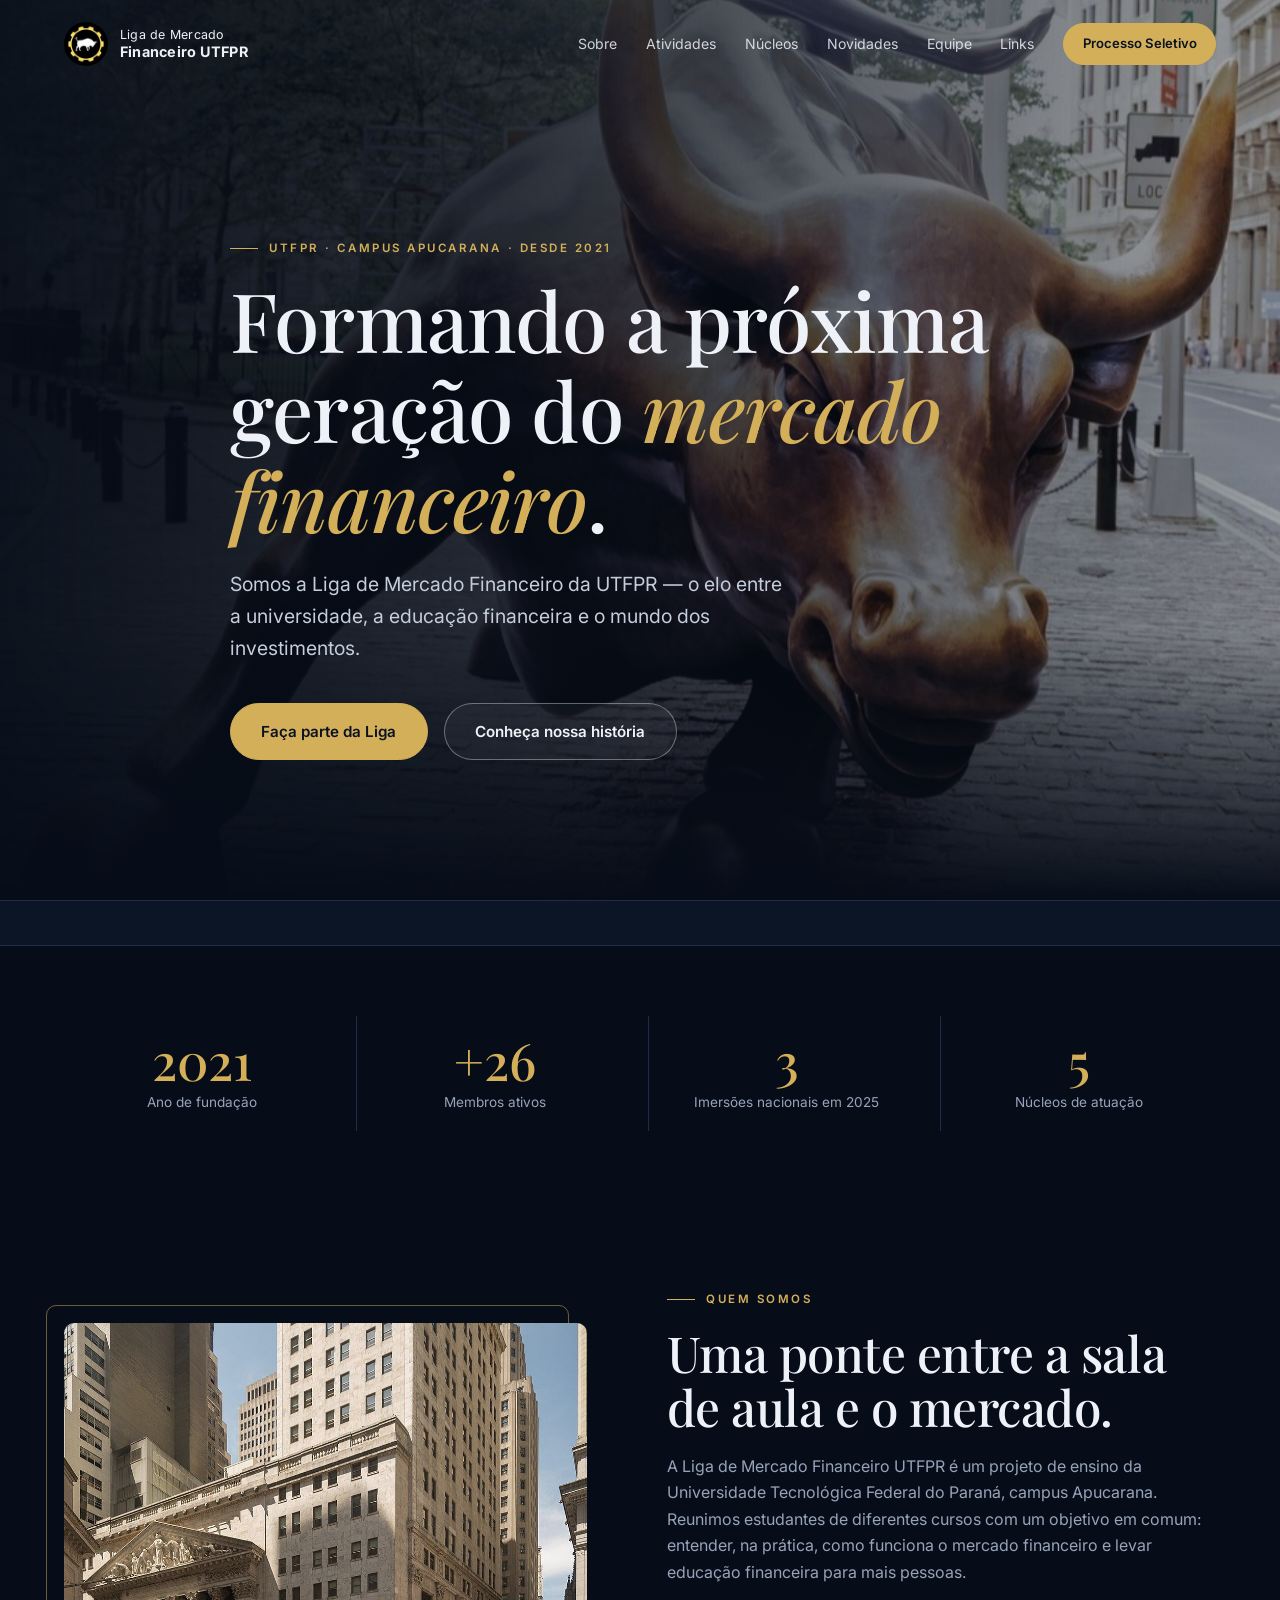
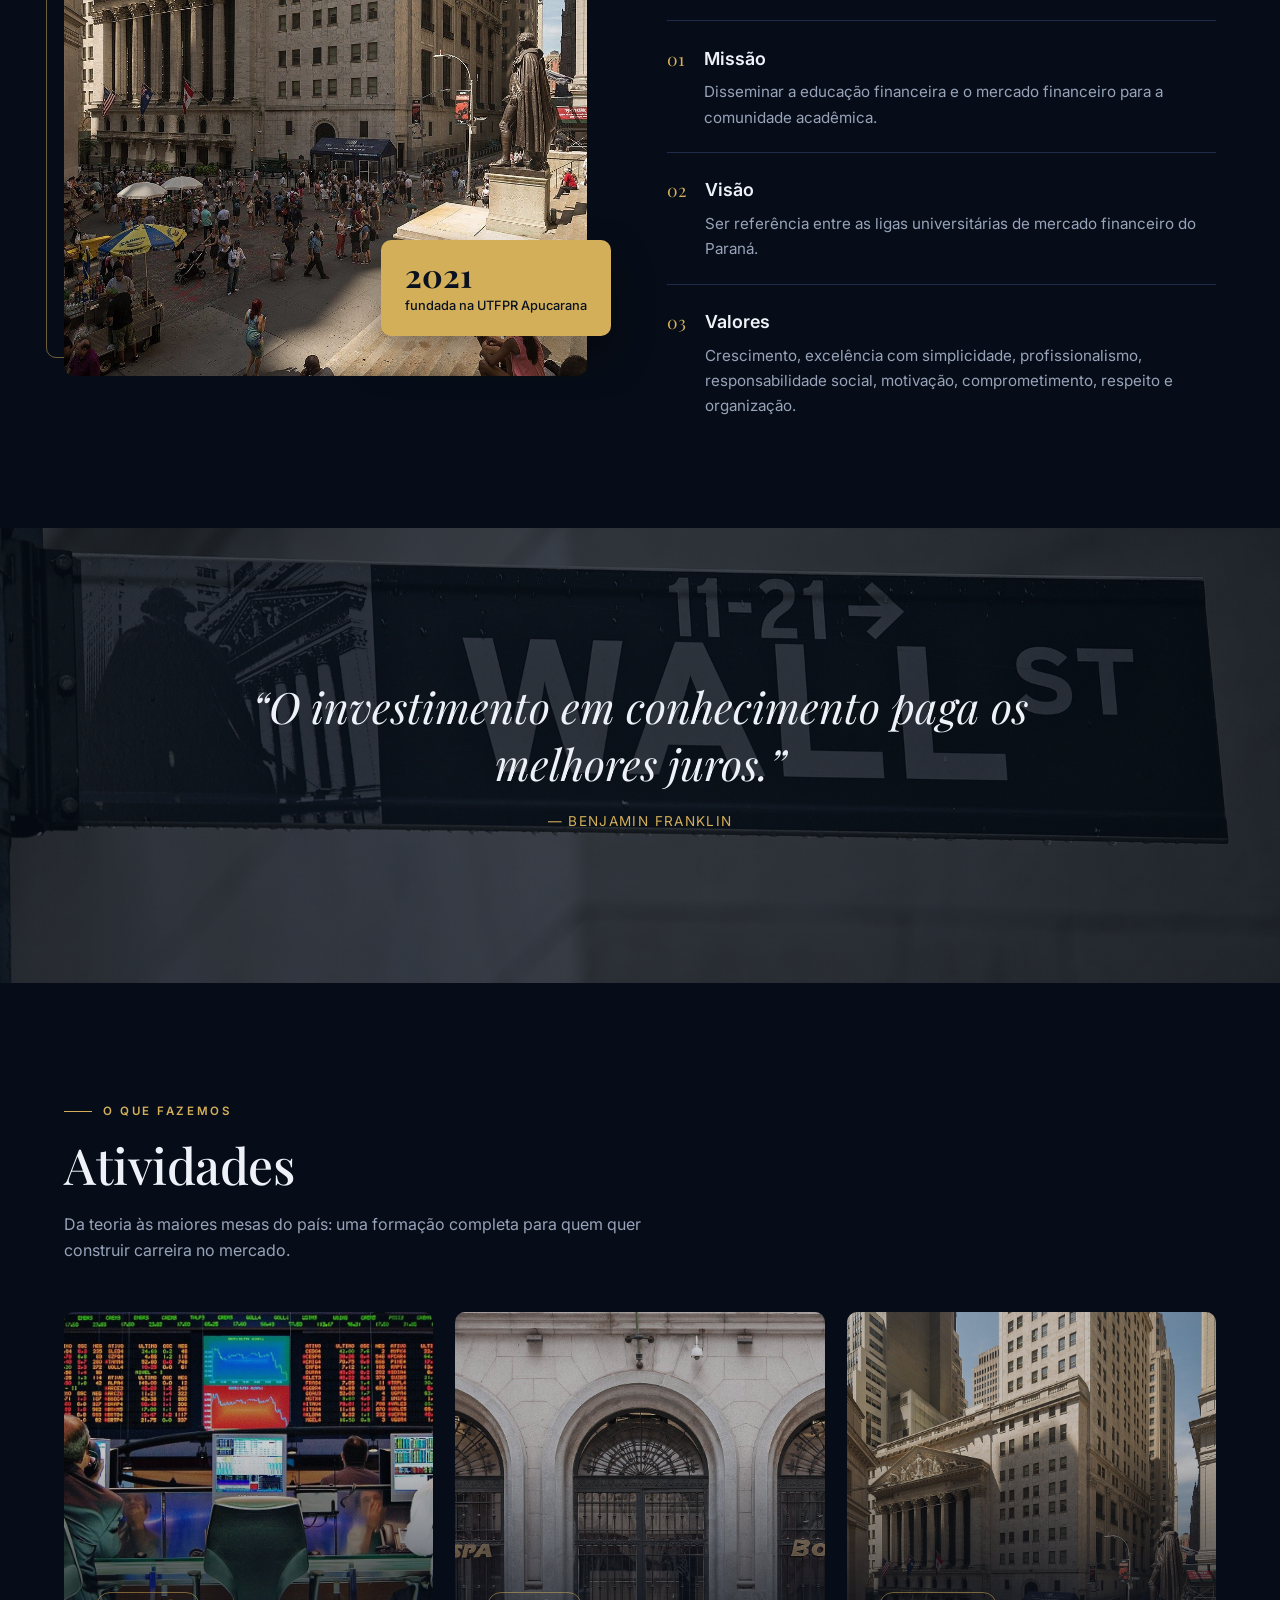
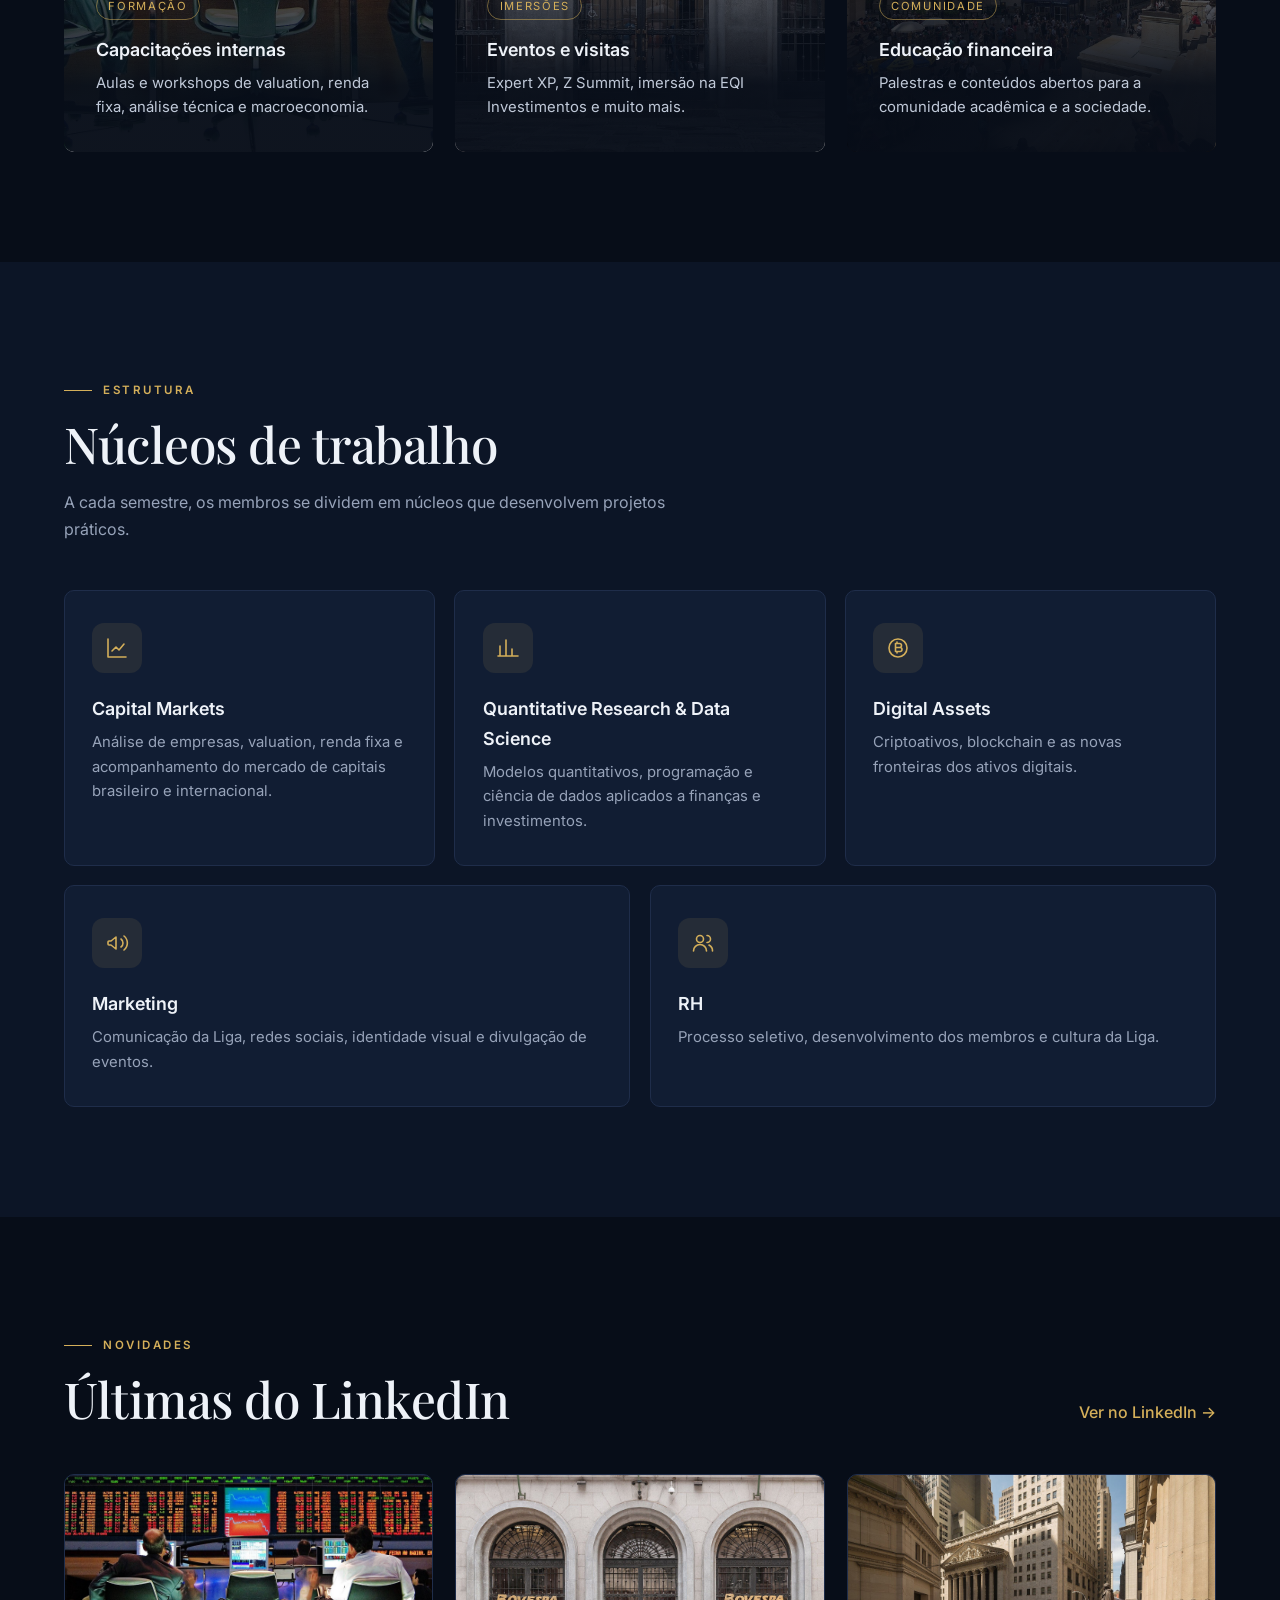
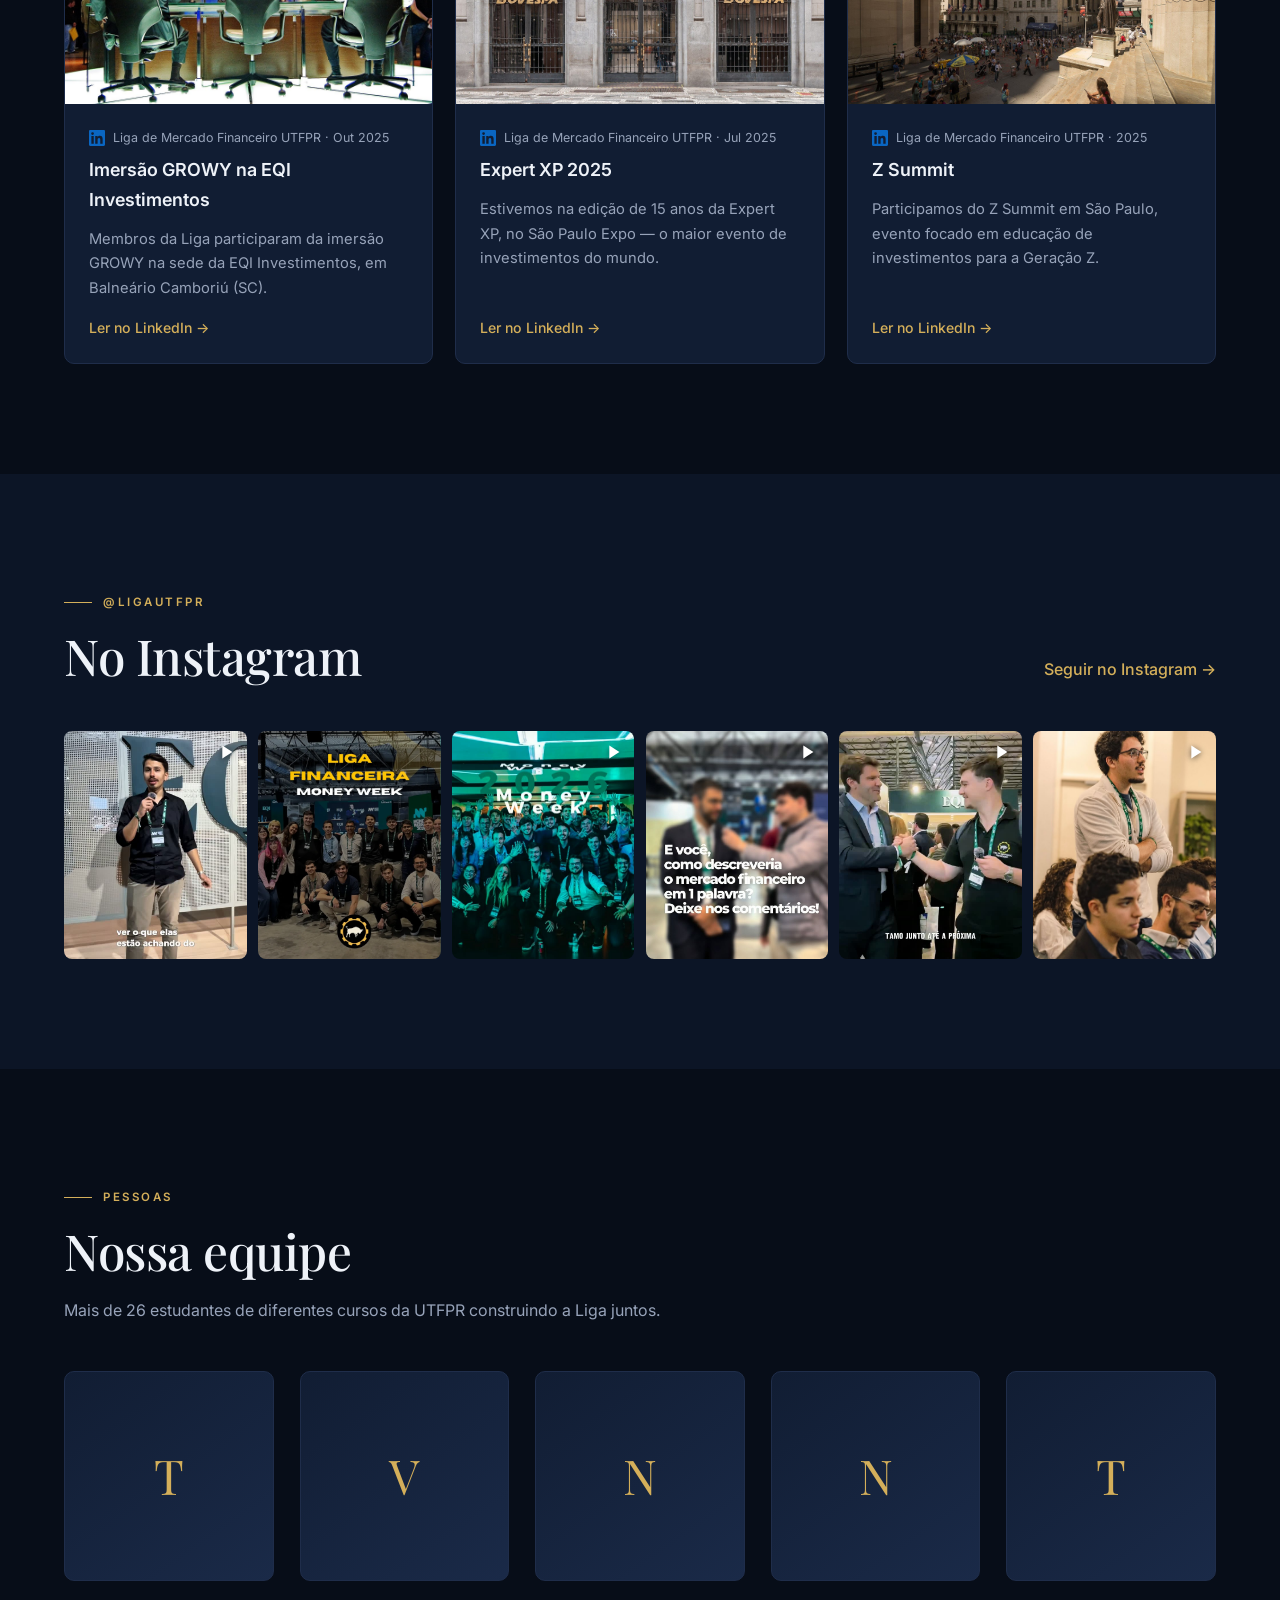
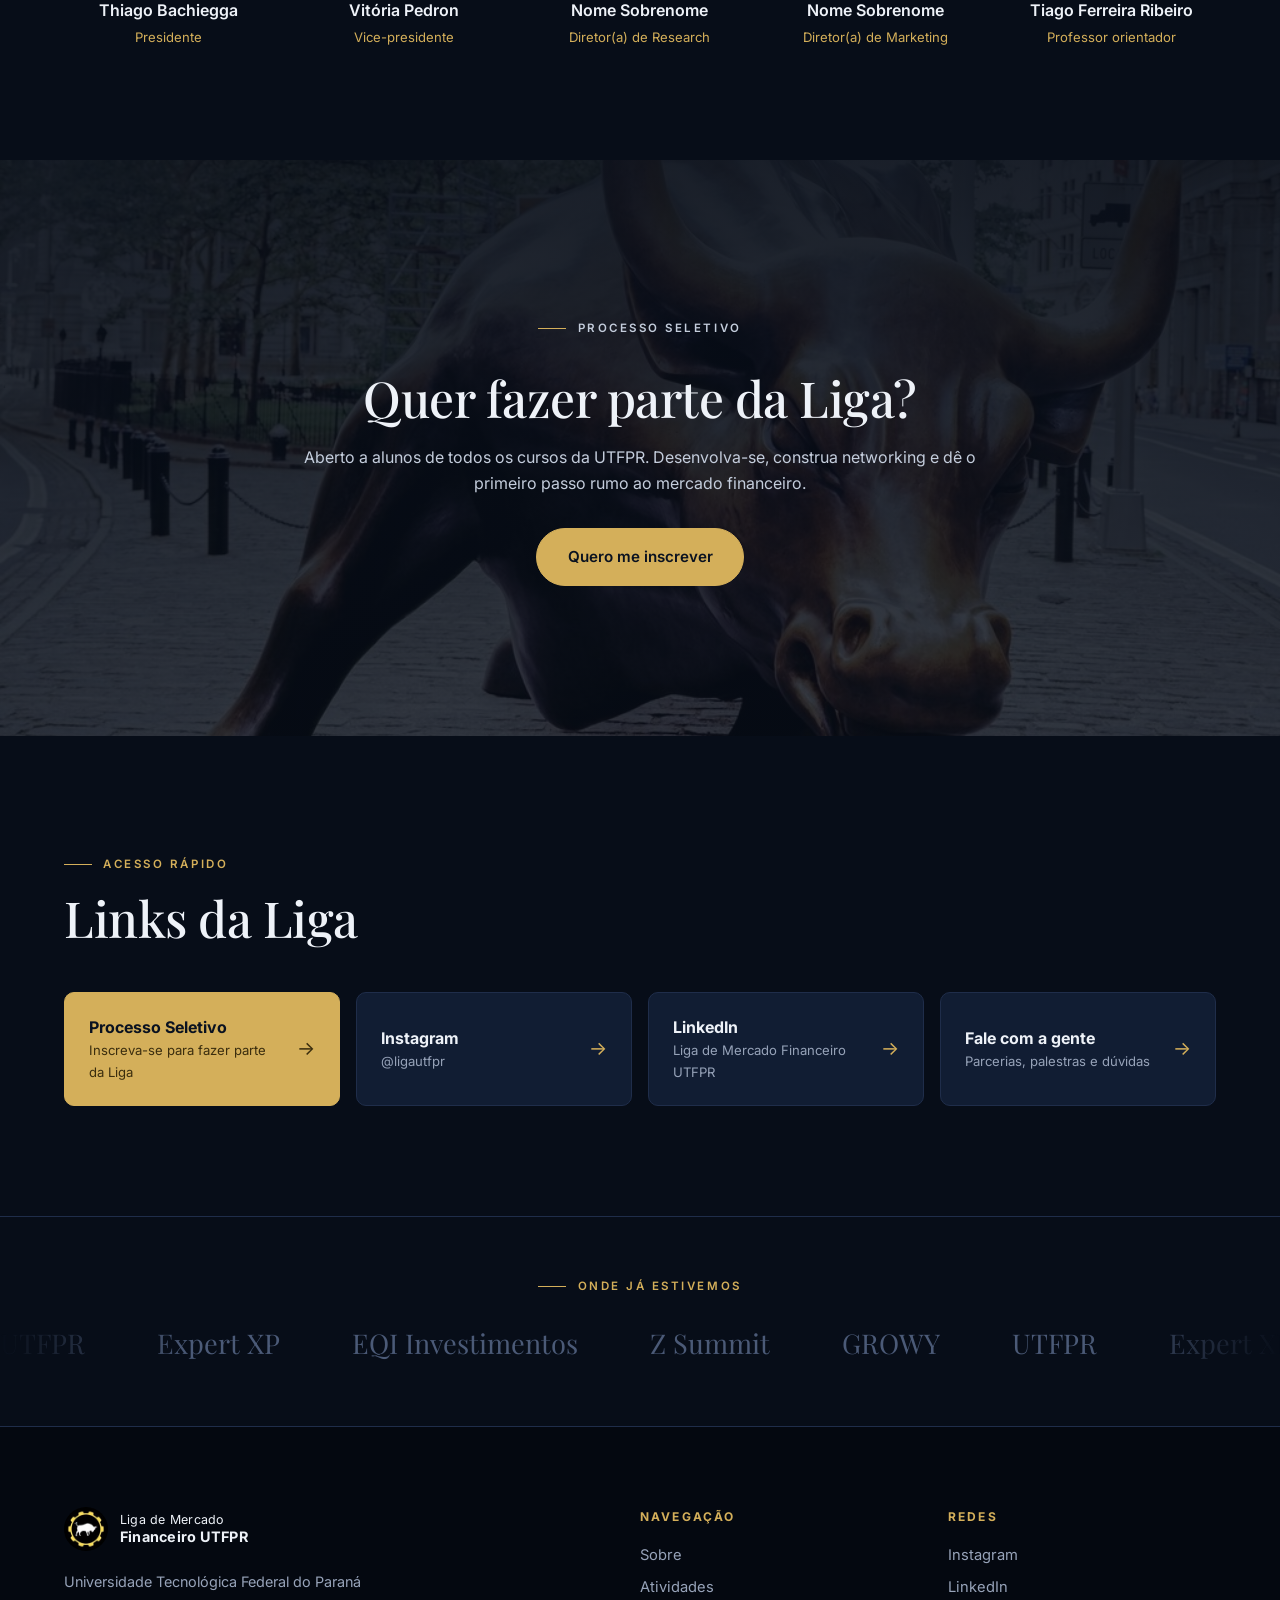
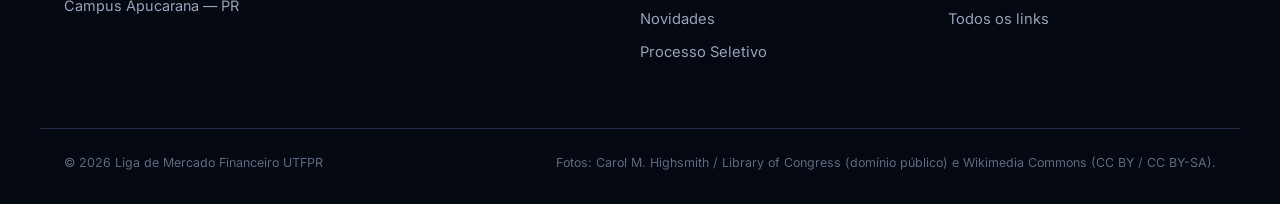
<file: index.html>
<!DOCTYPE html>
<html lang="pt-BR">
<head>
<meta charset="UTF-8">
<meta name="viewport" content="width=device-width, initial-scale=1.0">
<title>Liga de Mercado Financeiro UTFPR</title>
<meta name="description" content="Liga de Mercado Financeiro da UTFPR Apucarana — o elo entre a universidade, a educação financeira e os investimentos.">
<meta property="og:title" content="Liga de Mercado Financeiro UTFPR">
<meta property="og:description" content="O elo entre a universidade, a educação financeira e os investimentos.">
<meta property="og:image" content="img/touro.jpg">
<link rel="preconnect" href="https://fonts.googleapis.com">
<link href="https://fonts.googleapis.com/css2?family=Inter:wght@300;400;500;600;700&family=Playfair+Display:ital,wght@0,500;0,700;1,500&display=swap" rel="stylesheet">
<link rel="icon" href="img/instagram/perfil.jpg">
<link rel="stylesheet" href="style.css">
</head>
<body>

<!-- ============ NAV ============ -->
<header class="nav" id="nav">
  <div class="container nav-inner">
    <a href="#inicio" class="logo"><img class="logo-mark" src="img/instagram/perfil.jpg" alt="Logo da Liga"><span class="logo-text">Liga de Mercado<br><strong>Financeiro UTFPR</strong></span></a>
    <nav class="links" id="menu">
      <a href="#sobre">Sobre</a>
      <a href="#atividades">Atividades</a>
      <a href="#nucleos">Núcleos</a>
      <a href="#novidades">Novidades</a>
      <a href="#equipe">Equipe</a>
      <a href="#links">Links</a>
      <a href="#processo" class="btn btn-sm">Processo Seletivo</a>
    </nav>
    <button class="menu-btn" aria-label="Abrir menu" id="menuBtn"><span></span><span></span><span></span></button>
  </div>
</header>

<!-- ============ HERO ============ -->
<section class="hero" id="inicio">
  <div class="hero-bg" style="background-image:url(img/touro.jpg)"></div>
  <div class="hero-overlay"></div>
  <div class="container hero-content">
    <p class="eyebrow fade-up">UTFPR · Campus Apucarana · Desde 2021</p>
    <h1 class="fade-up d1">Formando a próxima geração do <em>mercado financeiro</em>.</h1>
    <p class="lead fade-up d2">Somos a Liga de Mercado Financeiro da UTFPR — o elo entre a universidade, a educação financeira e o mundo dos investimentos.</p>
    <div class="hero-cta fade-up d3">
      <a href="#processo" class="btn">Faça parte da Liga</a>
      <a href="#sobre" class="btn btn-ghost">Conheça nossa história</a>
    </div>
  </div>
</section>

<!-- Cotações reais (TradingView) -->
<div class="ticker">
  <div class="tradingview-widget-container">
    <div class="tradingview-widget-container__widget"></div>
    <script type="text/javascript" src="https://s3.tradingview.com/external-embedding/embed-widget-ticker-tape.js" async>
    {
      "symbols": [
        {"proName": "BMFBOVESPA:IBOV", "title": "Ibovespa"},
        {"proName": "FX_IDC:USDBRL", "title": "Dólar"},
        {"proName": "FOREXCOM:SPXUSD", "title": "S&P 500"},
        {"proName": "FOREXCOM:NSXUSD", "title": "Nasdaq 100"},
        {"proName": "BMFBOVESPA:PETR4", "title": "PETR4"},
        {"proName": "BMFBOVESPA:VALE3", "title": "VALE3"},
        {"proName": "BMFBOVESPA:ITUB4", "title": "ITUB4"},
        {"proName": "BITSTAMP:BTCUSD", "title": "Bitcoin"}
      ],
      "showSymbolLogo": true,
      "colorTheme": "dark",
      "isTransparent": true,
      "displayMode": "adaptive",
      "locale": "br"
    }
    </script>
  </div>
</div>

<!-- ============ NÚMEROS ============ -->
<section class="stats">
  <div class="container stats-grid">
    <div class="stat"><strong data-count="2021">2021</strong><span>Ano de fundação</span></div>
    <div class="stat"><strong data-count="26" data-prefix="+">+26</strong><span>Membros ativos</span></div>
    <div class="stat"><strong data-count="3">3</strong><span>Imersões nacionais em 2025</span></div>
    <div class="stat"><strong data-count="5">5</strong><span>Núcleos de atuação</span></div>
  </div>
</section>

<!-- ============ SOBRE ============ -->
<section id="sobre" class="section">
  <div class="container about">
    <div class="about-img reveal">
      <img src="img/nyse.jpg" alt="Fachada da Bolsa de Valores de Nova York" loading="lazy">
      <div class="about-badge"><strong>2021</strong><span>fundada na UTFPR Apucarana</span></div>
    </div>
    <div class="reveal">
      <p class="eyebrow">Quem somos</p>
      <h2>Uma ponte entre a sala de aula e o mercado.</h2>
      <p class="muted">A Liga de Mercado Financeiro UTFPR é um projeto de ensino da Universidade Tecnológica Federal do Paraná, campus Apucarana. Reunimos estudantes de diferentes cursos com um objetivo em comum: entender, na prática, como funciona o mercado financeiro e levar educação financeira para mais pessoas.</p>
      <div class="mvv">
        <div class="mvv-item"><span class="mvv-n">01</span><div><h3>Missão</h3><p>Disseminar a educação financeira e o mercado financeiro para a comunidade acadêmica.</p></div></div>
        <div class="mvv-item"><span class="mvv-n">02</span><div><h3>Visão</h3><p>Ser referência entre as ligas universitárias de mercado financeiro do Paraná.</p></div></div>
        <div class="mvv-item"><span class="mvv-n">03</span><div><h3>Valores</h3><p>Crescimento, excelência com simplicidade, profissionalismo, responsabilidade social, motivação, comprometimento, respeito e organização.</p></div></div>
      </div>
    </div>
  </div>
</section>

<!-- ============ FAIXA COM FOTO ============ -->
<section class="banner" style="background-image:url(img/wallstreet.jpg)">
  <div class="banner-overlay"></div>
  <div class="container banner-inner reveal">
    <blockquote>“O investimento em conhecimento paga os melhores juros.”</blockquote>
    <cite>— Benjamin Franklin</cite>
  </div>
</section>

<!-- ============ ATIVIDADES ============ -->
<section id="atividades" class="section">
  <div class="container">
    <div class="section-head reveal">
      <p class="eyebrow">O que fazemos</p>
      <h2>Atividades</h2>
      <p class="muted">Da teoria às maiores mesas do país: uma formação completa para quem quer construir carreira no mercado.</p>
    </div>
    <div class="activities">
      <article class="activity reveal" style="--img:url(img/b3-trading.jpg)">
        <div class="activity-body"><span class="tag">Formação</span><h3>Capacitações internas</h3><p>Aulas e workshops de valuation, renda fixa, análise técnica e macroeconomia.</p></div>
      </article>
      <article class="activity reveal" style="--img:url(img/b3.jpg)">
        <div class="activity-body"><span class="tag">Imersões</span><h3>Eventos e visitas</h3><p>Expert XP, Z Summit, imersão na EQI Investimentos e muito mais.</p></div>
      </article>
      <article class="activity reveal" style="--img:url(img/nyse.jpg)">
        <div class="activity-body"><span class="tag">Comunidade</span><h3>Educação financeira</h3><p>Palestras e conteúdos abertos para a comunidade acadêmica e a sociedade.</p></div>
      </article>
    </div>
  </div>
</section>

<!-- ============ NÚCLEOS ============ -->
<section id="nucleos" class="section alt">
  <div class="container">
    <div class="section-head reveal">
      <p class="eyebrow">Estrutura</p>
      <h2>Núcleos de trabalho</h2>
      <p class="muted">A cada semestre, os membros se dividem em núcleos que desenvolvem projetos práticos.</p>
    </div>
    <div class="grid5">
      <div class="card reveal"><div class="card-icon"><svg viewBox="0 0 24 24"><path d="M3 3v18h18M7 15l4-4 3 3 5-6"/></svg></div><h3>Capital Markets</h3><p>Análise de empresas, valuation, renda fixa e acompanhamento do mercado de capitais brasileiro e internacional.</p></div>
      <div class="card reveal"><div class="card-icon"><svg viewBox="0 0 24 24"><path d="M4 20V10M10 20V4M16 20v-7M22 20H2"/></svg></div><h3>Quantitative Research &amp; Data Science</h3><p>Modelos quantitativos, programação e ciência de dados aplicados a finanças e investimentos.</p></div>
      <div class="card reveal"><div class="card-icon"><svg viewBox="0 0 24 24"><circle cx="12" cy="12" r="9"/><path d="M9.5 7.5h4a2 2 0 0 1 0 4h-4zM9.5 11.5h4.5a2 2 0 0 1 0 4H9.5zM9.5 7.5v8M11 6v1.5M11 15.5V17"/></svg></div><h3>Digital Assets</h3><p>Criptoativos, blockchain e as novas fronteiras dos ativos digitais.</p></div>
      <div class="card reveal"><div class="card-icon"><svg viewBox="0 0 24 24"><path d="M3 11v2a1 1 0 0 0 1 1h2l5 4V6L6 10H4a1 1 0 0 0-1 1z"/><path d="M16 8a5 5 0 0 1 0 8M19 5a9 9 0 0 1 0 14"/></svg></div><h3>Marketing</h3><p>Comunicação da Liga, redes sociais, identidade visual e divulgação de eventos.</p></div>
      <div class="card reveal"><div class="card-icon"><svg viewBox="0 0 24 24"><circle cx="9" cy="8" r="3.5"/><path d="M2.5 20a6.5 6.5 0 0 1 13 0M16 4.5a3.5 3.5 0 0 1 0 7M18 14a6.5 6.5 0 0 1 3.5 6"/></svg></div><h3>RH</h3><p>Processo seletivo, desenvolvimento dos membros e cultura da Liga.</p></div>
    </div>
  </div>
</section>

<!-- ============ NOVIDADES (LinkedIn automático) ============ -->
<section id="novidades" class="section">
  <div class="container">
    <div class="section-head row reveal">
      <div>
        <p class="eyebrow">Novidades</p>
        <h2>Últimas do LinkedIn</h2>
      </div>
      <a href="https://www.linkedin.com/company/ligafinanceira/" target="_blank" rel="noopener" class="link-arrow">Ver no LinkedIn →</a>
    </div>
    <div id="linkedin-feed" class="news"></div>
  </div>
</section>

<!-- ============ INSTAGRAM (automático) ============ -->
<section id="instagram" class="section alt">
  <div class="container">
    <div class="section-head row reveal">
      <div>
        <p class="eyebrow">@ligautfpr</p>
        <h2>No Instagram</h2>
      </div>
      <a href="https://www.instagram.com/ligautfpr/" target="_blank" rel="noopener" class="link-arrow">Seguir no Instagram →</a>
    </div>
    <div id="instagram-feed" class="insta"></div>
  </div>
</section>

<!-- ============ EQUIPE ============ -->
<section id="equipe" class="section">
  <div class="container">
    <div class="section-head reveal">
      <p class="eyebrow">Pessoas</p>
      <h2>Nossa equipe</h2>
      <p class="muted">Mais de 26 estudantes de diferentes cursos da UTFPR construindo a Liga juntos.</p>
    </div>
    <div id="team-photo"></div>
    <div id="team" class="team"></div>
  </div>
</section>

<!-- ============ PROCESSO SELETIVO ============ -->
<section id="processo" class="cta" style="background-image:url(img/touro.jpg)">
  <div class="cta-overlay"></div>
  <div class="container cta-inner reveal">
    <p class="eyebrow">Processo Seletivo</p>
    <h2>Quer fazer parte da Liga?</h2>
    <p>Aberto a alunos de todos os cursos da UTFPR. Desenvolva-se, construa networking e dê o primeiro passo rumo ao mercado financeiro.</p>
    <a href="#" id="cta-processo" class="btn" target="_blank" rel="noopener">Quero me inscrever</a>
  </div>
</section>

<!-- ============ LINKS (substitui o Beacons) ============ -->
<section id="links" class="section">
  <div class="container">
    <div class="section-head reveal">
      <p class="eyebrow">Acesso rápido</p>
      <h2>Links da Liga</h2>
    </div>
    <div id="links-list" class="link-grid"></div>
  </div>
</section>

<!-- ============ PARCEIROS ============ -->
<section class="partners-strip">
  <p class="eyebrow center">Onde já estivemos</p>
  <div class="marquee"><div class="marquee-track">
    <span>UTFPR</span><span>Expert XP</span><span>EQI Investimentos</span><span>Z Summit</span><span>GROWY</span>
    <span>UTFPR</span><span>Expert XP</span><span>EQI Investimentos</span><span>Z Summit</span><span>GROWY</span>
  </div></div>
</section>

<!-- ============ FOOTER ============ -->
<footer class="footer">
  <div class="container footer-grid">
    <div>
      <a href="#inicio" class="logo"><img class="logo-mark" src="img/instagram/perfil.jpg" alt="Logo da Liga"><span class="logo-text">Liga de Mercado<br><strong>Financeiro UTFPR</strong></span></a>
      <p>Universidade Tecnológica Federal do Paraná<br>Campus Apucarana — PR</p>
    </div>
    <div>
      <h4>Navegação</h4>
      <a href="#sobre">Sobre</a><a href="#atividades">Atividades</a><a href="#novidades">Novidades</a><a href="#processo">Processo Seletivo</a>
    </div>
    <div>
      <h4>Redes</h4>
      <a href="https://www.instagram.com/ligautfpr/" target="_blank" rel="noopener">Instagram</a>
      <a href="https://www.linkedin.com/company/ligafinanceira/" target="_blank" rel="noopener">LinkedIn</a>
      <a href="links.html">Todos os links</a>
    </div>
  </div>
  <div class="container copy">
    <span>© <span id="y"></span> Liga de Mercado Financeiro UTFPR</span>
    <span class="credits">Fotos: Carol M. Highsmith / Library of Congress (domínio público) e Wikimedia Commons (CC BY / CC BY-SA).</span>
  </div>
</footer>

<script src="js/config.js"></script>
<script src="js/main.js"></script>
</body>
</html>
</file>
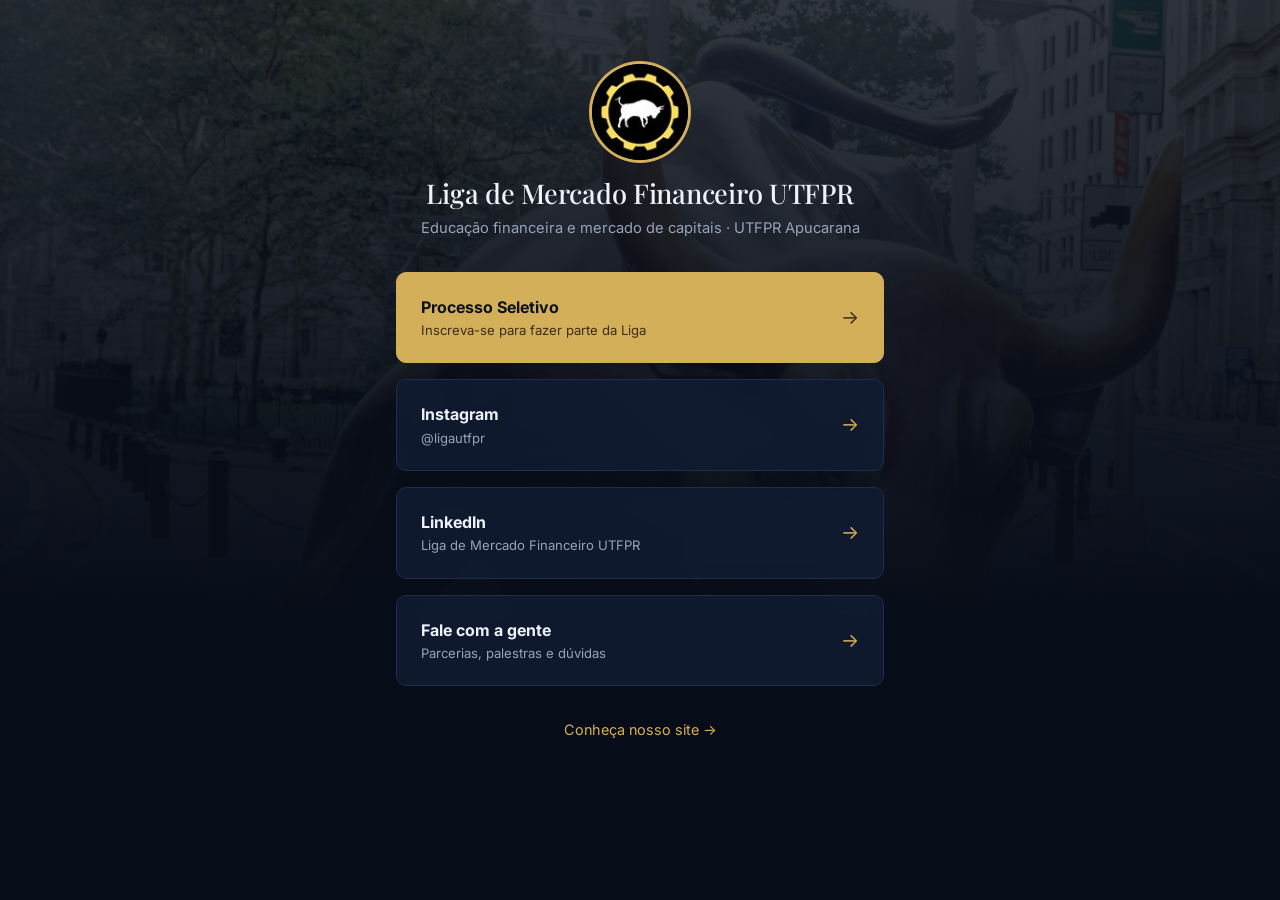
<file: links.html>
<!DOCTYPE html>
<html lang="pt-BR">
<head>
<meta charset="UTF-8">
<meta name="viewport" content="width=device-width, initial-scale=1.0">
<title>Links · Liga de Mercado Financeiro UTFPR</title>
<meta name="description" content="Todos os links da Liga de Mercado Financeiro UTFPR.">
<link rel="preconnect" href="https://fonts.googleapis.com">
<link href="https://fonts.googleapis.com/css2?family=Inter:wght@400;500;600;700&family=Playfair+Display:wght@500;700&display=swap" rel="stylesheet">
<link rel="icon" href="img/instagram/perfil.jpg">
<link rel="stylesheet" href="style.css">
<style>
  body{min-height:100vh;background:linear-gradient(180deg,rgba(7,13,24,.82),var(--bg) 70%),url(img/touro.jpg) center top/cover fixed}
  .bio{max-width:520px;margin:0 auto;padding:64px 16px 40px;text-align:center}
  .bio .logo-mark{width:96px;height:96px;margin:0 auto 1.2rem;box-shadow:0 0 0 3px var(--gold)}
  .bio h1{font-size:1.7rem;margin-bottom:.4rem}
  .bio p{color:var(--muted);font-size:.92rem;margin-bottom:2rem}
  .bio .link-grid{grid-template-columns:1fr;text-align:left}
  .bio .link-item{backdrop-filter:blur(8px);background:rgba(17,29,51,.85)}
  .bio .link-item.featured{background:var(--gold)}
  .bio .site{margin-top:2rem;display:inline-block;color:var(--gold);font-size:.9rem}
</style>
</head>
<body>
  <main class="bio">
    <img class="logo-mark" src="img/instagram/perfil.jpg" alt="Logo da Liga de Mercado Financeiro UTFPR">
    <h1>Liga de Mercado Financeiro UTFPR</h1>
    <p>Educação financeira e mercado de capitais · UTFPR Apucarana</p>
    <div id="links-list" class="link-grid"></div>
    <a class="site" href="index.html">Conheça nosso site →</a>
  </main>
  <script src="js/config.js"></script>
  <script src="js/main.js"></script>
</body>
</html>
</file>
<file: style.css>
:root{
  --bg:#070d18; --bg2:#0c1526; --card:#111d33; --line:#1f2d4a;
  --text:#eef2f8; --muted:#97a3b9; --gold:#d4af5a; --gold2:#b8913a;
  --radius:10px; --ease:cubic-bezier(.2,.7,.2,1);
}
*{box-sizing:border-box;margin:0;padding:0}
html{scroll-behavior:smooth}
body{font-family:Inter,system-ui,sans-serif;background:var(--bg);color:var(--text);line-height:1.65;overflow-x:hidden;-webkit-font-smoothing:antialiased}
img{max-width:100%;display:block}
a{color:inherit;text-decoration:none}
.container{max-width:1200px;margin:0 auto;padding:0 24px}
h1,h2{font-family:"Playfair Display",Georgia,serif;font-weight:500;line-height:1.1;letter-spacing:-.01em}
h1 em,h2 em{color:var(--gold);font-style:italic}
h2{font-size:clamp(2rem,4.2vw,3.1rem);margin-bottom:1.2rem}
h3{font-size:1.12rem;font-weight:600;margin-bottom:.4rem}
.muted{color:var(--muted)}
.eyebrow{display:inline-flex;align-items:center;gap:.7rem;text-transform:uppercase;letter-spacing:.22em;font-size:.72rem;color:var(--gold);font-weight:600;margin-bottom:1rem}
.eyebrow::before{content:"";width:28px;height:1px;background:var(--gold)}
.eyebrow.center{display:flex;justify-content:center}
.btn{display:inline-flex;align-items:center;gap:.5rem;background:var(--gold);color:#0a1220;font-weight:600;font-size:.95rem;padding:.95rem 1.9rem;border-radius:999px;border:1px solid var(--gold);transition:.3s var(--ease)}
.btn:hover{background:transparent;color:var(--gold);transform:translateY(-2px)}
.btn-ghost{background:rgba(255,255,255,.04);color:var(--text);border-color:rgba(255,255,255,.35);backdrop-filter:blur(6px)}
.btn-ghost:hover{border-color:var(--gold)}
.btn-sm{padding:.55rem 1.15rem;font-size:.82rem}
.link-arrow{color:var(--gold);font-weight:500;white-space:nowrap}
.link-arrow:hover{text-decoration:underline}

/* NAV */
.nav{position:fixed;inset:0 0 auto;z-index:100;padding:22px 0;transition:.35s var(--ease)}
.nav.scrolled{background:rgba(7,13,24,.88);backdrop-filter:blur(14px);padding:12px 0;border-bottom:1px solid var(--line)}
.nav-inner{display:flex;align-items:center;justify-content:space-between;gap:1rem}
.logo{display:flex;align-items:center;gap:.75rem;font-size:.78rem;line-height:1.2;letter-spacing:.02em}
.logo-mark{width:44px;height:44px;border-radius:50%;flex-shrink:0;object-fit:cover}
.logo-text strong{font-weight:700;font-size:.9rem}
.links{display:flex;gap:1.8rem;align-items:center;font-size:.88rem}
.links a:not(.btn){position:relative;opacity:.85}
.links a:not(.btn)::after{content:"";position:absolute;left:0;bottom:-4px;width:0;height:1px;background:var(--gold);transition:.3s}
.links a:not(.btn):hover{opacity:1}
.links a:not(.btn):hover::after{width:100%}
.menu-btn{display:none;background:none;border:0;cursor:pointer;width:32px;height:24px;position:relative}
.menu-btn span{position:absolute;left:0;width:100%;height:2px;background:var(--text);transition:.3s}
.menu-btn span:nth-child(1){top:2px}.menu-btn span:nth-child(2){top:11px}.menu-btn span:nth-child(3){top:20px}
.menu-open .menu-btn span:nth-child(1){top:11px;transform:rotate(45deg)}
.menu-open .menu-btn span:nth-child(2){opacity:0}
.menu-open .menu-btn span:nth-child(3){top:11px;transform:rotate(-45deg)}

/* HERO */
.hero{min-height:100vh;min-height:100svh;display:flex;align-items:center;position:relative;overflow:hidden}
.hero-bg{position:absolute;inset:-5%;background-size:cover;background-position:65% center;animation:zoom 22s ease-out forwards;will-change:transform}
@keyframes zoom{from{transform:scale(1.12)}to{transform:scale(1)}}
.hero-overlay{position:absolute;inset:0;background:linear-gradient(90deg,rgba(7,13,24,.97) 0%,rgba(7,13,24,.85) 40%,rgba(7,13,24,.35) 100%),linear-gradient(0deg,var(--bg) 0%,transparent 30%)}
.hero-content{position:relative;padding-top:90px;max-width:1200px}
.hero h1{font-size:clamp(2.6rem,6.4vw,5.2rem);max-width:820px;margin-bottom:1.5rem}
.lead{font-size:clamp(1.02rem,1.6vw,1.22rem);color:#c4cddc;max-width:560px;margin-bottom:2.4rem}
.hero-cta{display:flex;gap:1rem;flex-wrap:wrap}
.fade-up{opacity:0;transform:translateY(24px);animation:up 1s var(--ease) forwards}
.d1{animation-delay:.15s}.d2{animation-delay:.3s}.d3{animation-delay:.45s}
@keyframes up{to{opacity:1;transform:none}}

.ticker{background:var(--bg2);border-block:1px solid var(--line);min-height:46px}

/* STATS */
.stats{padding:70px 0 40px}
.stats-grid{display:grid;grid-template-columns:repeat(4,1fr);gap:1rem}
.stat{text-align:center;padding:1rem;border-left:1px solid var(--line)}
.stat:first-child{border-left:0}
.stat strong{display:block;font-family:"Playfair Display";font-size:clamp(2.2rem,4vw,3.2rem);font-weight:500;color:var(--gold);line-height:1.1}
.stat span{color:var(--muted);font-size:.85rem}

/* SECTIONS */
.section{padding:110px 0}
.section.alt{background:var(--bg2)}
.section-head{max-width:640px;margin-bottom:3rem}
.section-head.row{max-width:none;display:flex;justify-content:space-between;align-items:flex-end;gap:1rem;flex-wrap:wrap}
.section-head.row h2{margin-bottom:0}

/* SOBRE */
.about{display:grid;grid-template-columns:1fr 1.05fr;gap:5rem;align-items:center}
.about-img{position:relative}
.about-img img{border-radius:var(--radius);aspect-ratio:4/5;object-fit:cover;width:100%;filter:saturate(.85)}
.about-img::before{content:"";position:absolute;inset:-18px 18px 18px -18px;border:1px solid var(--gold);border-radius:var(--radius);z-index:-1;opacity:.5}
.about-badge{position:absolute;right:-24px;bottom:40px;background:var(--gold);color:#0a1220;padding:1.2rem 1.5rem;border-radius:var(--radius);box-shadow:0 20px 40px rgba(0,0,0,.4)}
.about-badge strong{display:block;font-family:"Playfair Display";font-size:2rem;line-height:1}
.about-badge span{font-size:.8rem;font-weight:500}
.mvv{margin-top:2.2rem;display:grid;gap:1.4rem}
.mvv-item{display:flex;gap:1.2rem;padding-top:1.4rem;border-top:1px solid var(--line)}
.mvv-n{font-family:"Playfair Display";color:var(--gold);font-size:1.1rem}
.mvv-item p{color:var(--muted);font-size:.95rem}

/* BANNER */
.banner{position:relative;padding:150px 0;background-size:cover;background-position:center 55%;text-align:center}
.banner-overlay{position:absolute;inset:0;background:rgba(7,13,24,.78)}
.banner-inner{position:relative}
.banner blockquote{font-family:"Playfair Display";font-style:italic;font-size:clamp(1.6rem,3.6vw,2.7rem);max-width:860px;margin:0 auto 1rem;line-height:1.3}
.banner cite{color:var(--gold);font-style:normal;letter-spacing:.1em;font-size:.85rem;text-transform:uppercase}

/* ATIVIDADES */
.activities{display:grid;grid-template-columns:repeat(3,1fr);gap:1.4rem}
.activity{position:relative;min-height:440px;border-radius:var(--radius);overflow:hidden;display:flex;align-items:flex-end;isolation:isolate}
.activity::before{content:"";position:absolute;inset:0;background:var(--img) center/cover;transition:transform .8s var(--ease);z-index:-2}
.activity::after{content:"";position:absolute;inset:0;background:linear-gradient(0deg,rgba(7,13,24,.97) 15%,rgba(7,13,24,.2) 70%);z-index:-1}
.activity:hover::before{transform:scale(1.07)}
.activity-body{padding:2rem}
.activity-body p{color:#c0c9d8;font-size:.93rem}
.tag{display:inline-block;font-size:.7rem;letter-spacing:.15em;text-transform:uppercase;color:var(--gold);border:1px solid rgba(212,175,90,.5);padding:.25rem .7rem;border-radius:999px;margin-bottom:.9rem}

/* NÚCLEOS */
.grid5{display:grid;grid-template-columns:repeat(6,1fr);gap:1.2rem}
.grid5 .card{grid-column:span 2}
.grid5 .card:nth-child(n+4){grid-column:span 3}
.card{background:var(--card);border:1px solid var(--line);padding:2rem 1.7rem;border-radius:var(--radius);transition:.4s var(--ease)}
.card:hover{transform:translateY(-6px);border-color:rgba(212,175,90,.5);box-shadow:0 20px 40px rgba(0,0,0,.3)}
.card p{color:var(--muted);font-size:.93rem}
.card-icon{width:50px;height:50px;border-radius:12px;background:rgba(212,175,90,.1);display:grid;place-items:center;margin-bottom:1.3rem}
.card-icon svg{width:24px;height:24px;fill:none;stroke:var(--gold);stroke-width:1.6;stroke-linecap:round;stroke-linejoin:round}

/* NOVIDADES */
.news{display:grid;grid-template-columns:repeat(3,1fr);gap:1.4rem}
.news-card{background:var(--card);border:1px solid var(--line);border-radius:var(--radius);overflow:hidden;transition:.4s var(--ease);display:flex;flex-direction:column}
.news-card:hover{transform:translateY(-6px);border-color:rgba(212,175,90,.5)}
.news-card img{aspect-ratio:16/10;object-fit:cover;width:100%}
.news-body{padding:1.5rem;display:flex;flex-direction:column;gap:.4rem;flex:1}
.news-meta{display:flex;align-items:center;gap:.5rem;font-size:.78rem;color:var(--muted)}
.news-meta svg{width:16px;height:16px;fill:#0a66c2}
.news-body p{color:var(--muted);font-size:.92rem;flex:1}
.news-body .link-arrow{font-size:.88rem;margin-top:.6rem}
.news.widget{display:block}

/* INSTAGRAM */
.insta{display:grid;grid-template-columns:repeat(6,1fr);gap:.7rem}
.insta a{position:relative;aspect-ratio:4/5;overflow:hidden;border-radius:8px;background:var(--card)}
.insta img{width:100%;height:100%;object-fit:cover;transition:transform .6s var(--ease)}
.insta a::after{content:"";position:absolute;inset:0;background:linear-gradient(0deg,rgba(7,13,24,.95) 10%,rgba(7,13,24,.2) 60%);opacity:0;transition:.35s}
.insta-cap{position:absolute;left:0;right:0;bottom:0;padding:1rem;font-size:.8rem;line-height:1.4;z-index:1;opacity:0;transform:translateY(10px);transition:.35s}
.insta a:hover img{transform:scale(1.06)}
.insta a:hover::after,.insta a:hover .insta-cap{opacity:1;transform:none}
.insta a.is-video::before{content:"";position:absolute;top:10px;right:10px;width:22px;height:22px;z-index:1;background:url("data:image/svg+xml,%3Csvg xmlns='http://www.w3.org/2000/svg' viewBox='0 0 24 24' fill='white'%3E%3Cpath d='M8 5v14l11-7z'/%3E%3C/svg%3E") center/contain no-repeat;filter:drop-shadow(0 1px 3px rgba(0,0,0,.6))}

/* EQUIPE */
.team-photo{border-radius:var(--radius);overflow:hidden;margin-bottom:3rem}
.team-photo img{width:100%;max-height:560px;object-fit:cover}
.team{display:grid;grid-template-columns:repeat(auto-fit,minmax(190px,1fr));gap:1.6rem}
.member{text-align:center}
.avatar{width:100%;aspect-ratio:1;border-radius:var(--radius);margin-bottom:1rem;background:linear-gradient(145deg,var(--card),#1a2a48);border:1px solid var(--line);display:grid;place-items:center;font-size:3rem;color:var(--gold);font-family:"Playfair Display";overflow:hidden;transition:.4s var(--ease)}
.avatar img{width:100%;height:100%;object-fit:cover;filter:grayscale(.3);transition:.4s}
.member:hover .avatar{border-color:var(--gold)}
.member:hover .avatar img{filter:none;transform:scale(1.04)}
.member h4{font-size:1rem;font-weight:600}
.member span{color:var(--gold);font-size:.82rem}

/* CTA */
.cta{position:relative;padding:150px 0;background-size:cover;background-position:center 40%;text-align:center}
.cta-overlay{position:absolute;inset:0;background:linear-gradient(180deg,rgba(7,13,24,.92),rgba(7,13,24,.8))}
.cta-inner{position:relative;max-width:720px}
.cta-inner .eyebrow{justify-content:center}
.cta p{color:#c4cddc;margin-bottom:2rem}

/* LINKS */
.link-grid{display:grid;grid-template-columns:repeat(auto-fit,minmax(260px,1fr));gap:1rem}
.link-item{display:flex;align-items:center;justify-content:space-between;gap:1rem;background:var(--card);border:1px solid var(--line);padding:1.3rem 1.5rem;border-radius:var(--radius);transition:.3s var(--ease)}
.link-item:hover{border-color:var(--gold);transform:translateY(-3px)}
.link-item small{display:block;color:var(--muted);font-size:.82rem}
.link-item .arrow{color:var(--gold);font-size:1.2rem;transition:.3s}
.link-item:hover .arrow{transform:translateX(4px)}
.link-item.featured{background:var(--gold);color:#0a1220;border-color:var(--gold)}
.link-item.featured small,.link-item.featured .arrow{color:#3a2d0e}

/* PARCEIROS */
.partners-strip{padding:60px 0;border-top:1px solid var(--line);overflow:hidden}
.marquee{overflow:hidden;mask-image:linear-gradient(90deg,transparent,#000 15%,#000 85%,transparent)}
.marquee-track{display:flex;gap:4.5rem;width:max-content;animation:mq 28s linear infinite;padding-top:.6rem}
.marquee-track span{font-family:"Playfair Display";font-size:1.7rem;color:#4b5a77;white-space:nowrap;transition:.3s}
.marquee-track span:hover{color:var(--gold)}
@keyframes mq{to{transform:translateX(-50%)}}

/* FOOTER */
.footer{background:#040810;padding:80px 0 30px;border-top:1px solid var(--line)}
.footer-grid{display:grid;grid-template-columns:2fr 1fr 1fr;gap:2.5rem}
.footer p{color:var(--muted);font-size:.9rem;margin-top:1.2rem}
.footer h4{color:var(--gold);margin-bottom:1rem;font-size:.75rem;text-transform:uppercase;letter-spacing:.18em}
.footer-grid a:not(.logo){display:block;color:var(--muted);margin-bottom:.5rem;font-size:.92rem}
.footer-grid a:not(.logo):hover{color:var(--gold)}
.copy{display:flex;justify-content:space-between;gap:1rem;flex-wrap:wrap;margin-top:3.5rem;padding-top:1.5rem;border-top:1px solid var(--line);font-size:.78rem;color:#5d6a82}

/* REVEAL */
.js .reveal{opacity:0;transform:translateY(36px);transition:opacity .9s var(--ease),transform .9s var(--ease)}
.js .reveal.in{opacity:1;transform:none}

/* RESPONSIVO */
@media(max-width:1000px){
  .about{grid-template-columns:1fr;gap:3.5rem}
  .about-img{max-width:520px}
  .about-badge{right:16px}
  .activities,.news{grid-template-columns:1fr 1fr}
  .grid5{grid-template-columns:1fr 1fr}
  .grid5 .card,.grid5 .card:nth-child(n+4){grid-column:auto}
  .grid5 .card:last-child{grid-column:1/-1}
  .insta{grid-template-columns:repeat(3,1fr)}
  .insta-cap{display:none}
  .footer-grid{grid-template-columns:1fr 1fr}
  .footer-grid>div:first-child{grid-column:1/-1}
  .menu-btn{display:block;z-index:2}
  .links{position:fixed;inset:0;flex-direction:column;justify-content:center;background:var(--bg);gap:1.8rem;font-size:1.2rem;opacity:0;pointer-events:none;transition:.35s}
  .menu-open .links{opacity:1;pointer-events:auto}
  .banner{background-attachment:scroll}
}
@media(max-width:640px){
  .container{padding:0 16px}
  .section{padding:80px 0}
  .stats-grid{grid-template-columns:1fr 1fr;gap:1.5rem 0}
  .stat:nth-child(3){border-left:0}
  .activities,.news,.grid5{grid-template-columns:1fr}
  .activity{min-height:340px}
  .team{grid-template-columns:1fr 1fr;gap:1.4rem 1rem}
  .team .member:last-child:nth-child(odd){grid-column:1/-1;width:calc(50% - .5rem);justify-self:center}
  .footer-grid{grid-template-columns:1fr}
  .about-img::before{display:none}
  .hero-overlay{background:linear-gradient(0deg,rgba(7,13,24,.98) 25%,rgba(7,13,24,.6) 100%)}
  .hero{align-items:flex-end}
  .hero-content{padding-top:120px;padding-bottom:64px}
  .hero .eyebrow{font-size:.66rem;letter-spacing:.14em}
  .hero-cta .btn{flex:1 1 100%;justify-content:center}
  .nav{padding:14px 0}
}
@media(prefers-reduced-motion:reduce){*{animation:none!important;transition:none!important}.reveal,.fade-up{opacity:1;transform:none}}
</file>
